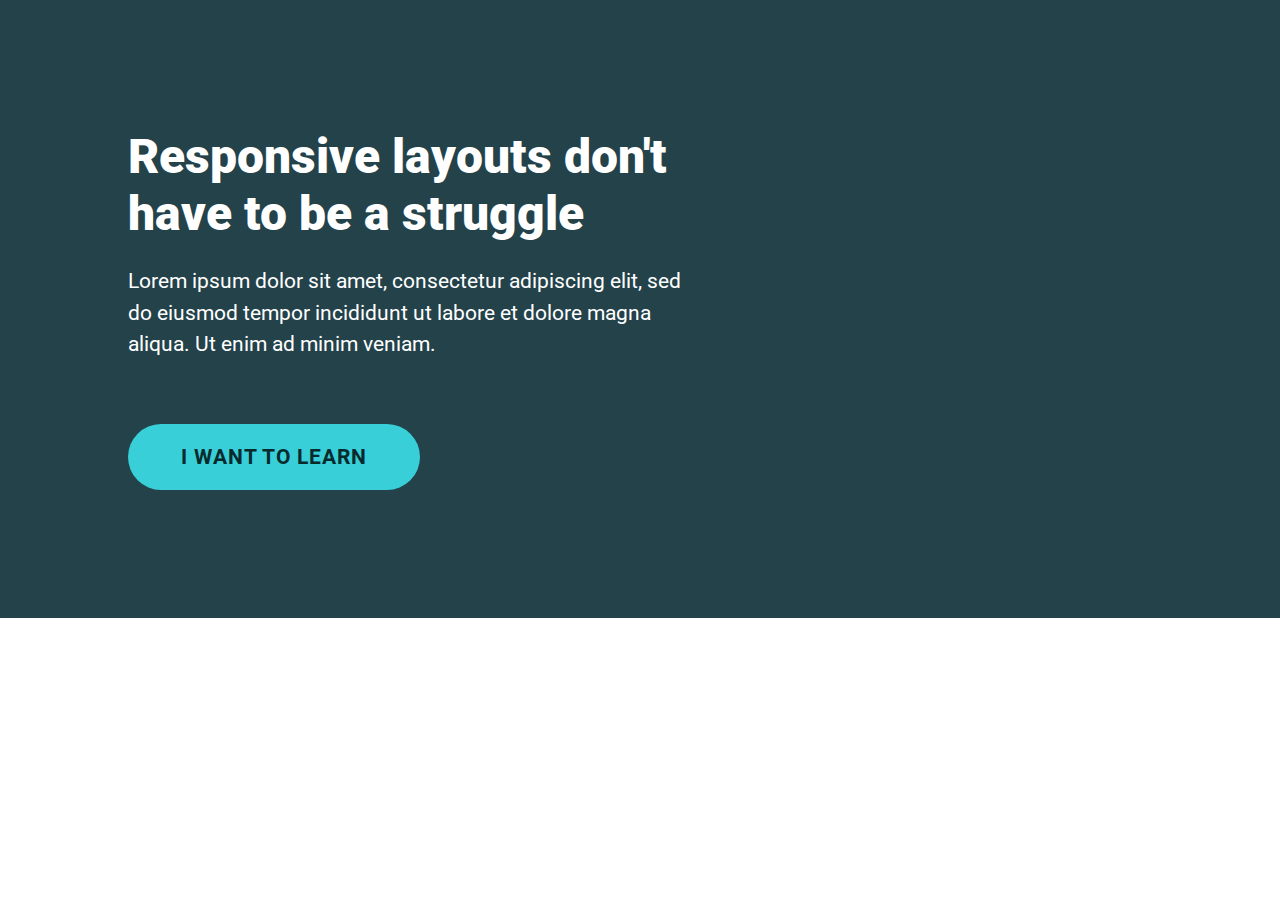
<file: Dzień 5/index.html>
<!DOCTYPE html>
<html lang="pl">
<head>
    <meta charset="utf-8"/>
    <meta http-equiv="X-UA-Compatible" content="IE=edge"/>
    <meta name="viewport" content="width=device-width, initial-scale=1.0"/>
    <title>Zadanie nr. 3 - Dzień 5.</title>
    <link rel="stylesheet" href="style.css"/>
</head>
<body>
    <div class="container">
        <div class="content">
            <h1 class="content__title">Responsive layouts don't have to be a struggle</h1>
            <p class="content__text">
                Lorem ipsum dolor sit amet, consectetur adipiscing elit, sed do eiusmod tempor incididunt ut labore et dolore magna aliqua. Ut enim ad minim veniam.
            </p>
            <button class="content__btn">
                <a href="https://courses.kevinpowell.co/view/courses/conquering-responsive-layouts" target="_blank">I want to learn</a>
            </button>
        </div>
    </div>
</body>
</html>
</file>
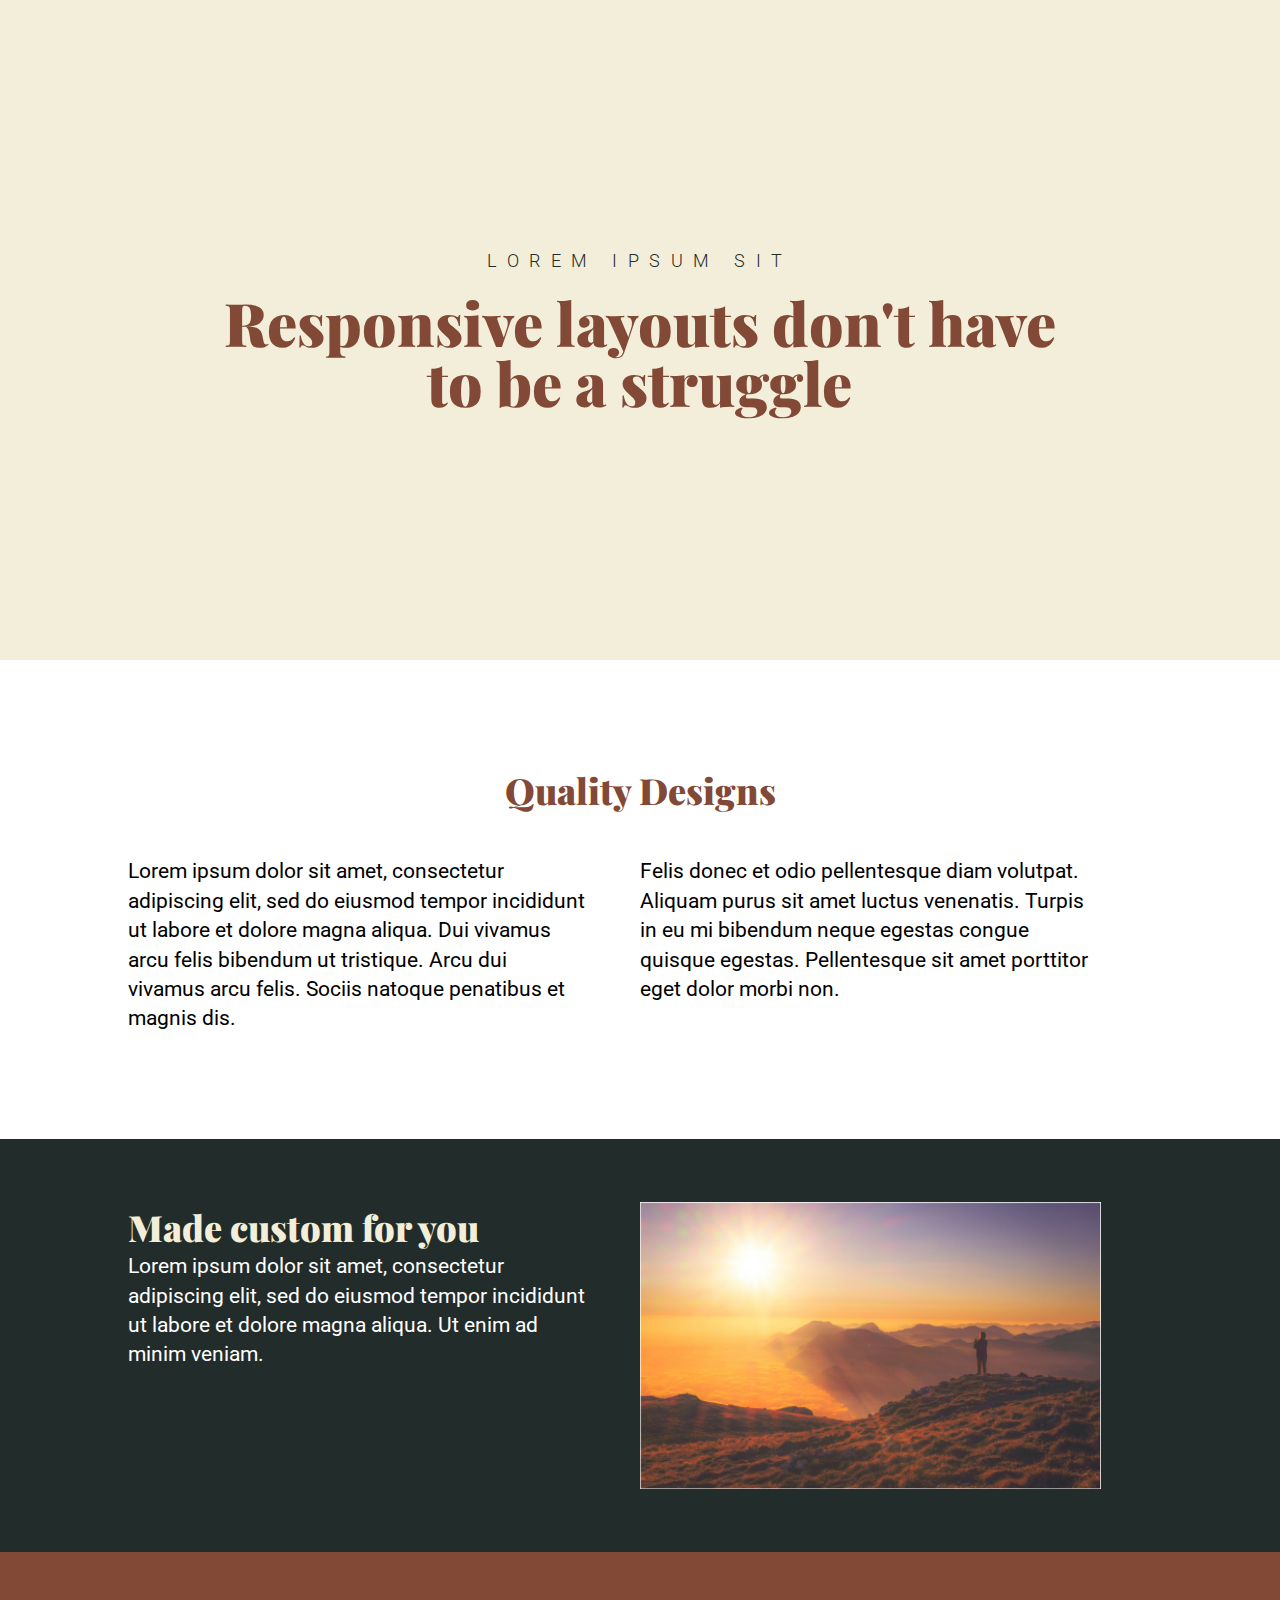
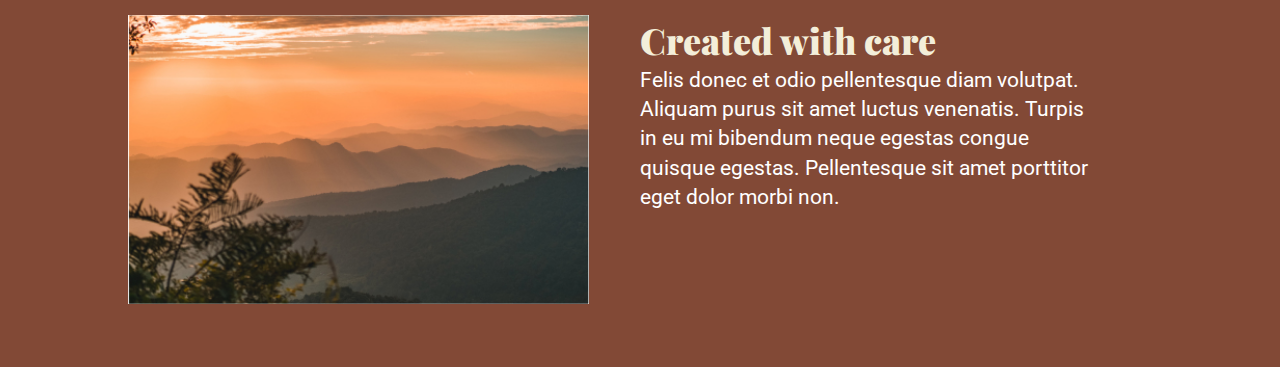
<file: Flexbox challenge #4/index.html>
<!DOCTYPE HTML>
<html lang="pl">
    <head>
        <meta charset="utf-8"/>
        <meta http-equiv="X-UA-Compatible" content="IE=edge"/>
        <meta name="viewport" content="width=device-width, inital-scale=1"/>
        <title>Conquering Responsive Layouts - Challenge #4</title>
        <link rel="stylesheet" href="style.css" type="text/css"/>
    </head>
    <body>
        <section id="hero" class="centering">
            <div class="container">
                <div id="hero__content">
                    <p>Lorem ipsum sit</p>
                    <h1>Responsive layouts don't have to be a struggle</h1>
                </div>
            </div>
        </section>
        <section id="quality_designs" class="centering">
            <div class="container">
                <div id="quality_designs__content">
                    <h2 id="quality_designs__header">Quality Designs</h2>
                    <div id="quality_designs__content__text" class="flexing">
                        <p id="quality_designs__content__text--left">
                            Lorem ipsum dolor sit amet, consectetur adipiscing elit, sed do eiusmod tempor incididunt ut labore et dolore magna aliqua. Dui vivamus arcu felis bibendum ut tristique. Arcu dui vivamus arcu felis. Sociis natoque penatibus et magnis dis.
                        </p>
                        <p id="quality_designs__content__text--right">
                            Felis donec et odio pellentesque diam volutpat. Aliquam purus sit amet luctus venenatis. Turpis in eu mi bibendum neque egestas congue quisque egestas. Pellentesque sit amet porttitor eget dolor morbi non.
                        </p>
                    </div>
                </div>
            </div>
        </section>
        <section id="custom_for_you" class="centering">
            <div class="container">
                <div id="custom_for_you__content" class="margining flexing">
                    <div id="custom_for_you__content__text">
                        <h2>Made custom for you</h2>
                        <p>
                            Lorem ipsum dolor sit amet, consectetur adipiscing elit, sed do eiusmod tempor incididunt ut labore et dolore magna aliqua. Ut enim ad minim veniam.
                        </p>
                    </div>
                    <img src="img/image-01.jpg" alt="Made custom for you" id="custom_for_you__content__image"/>
                </div>
            </div>
        </section>
        <section id="created_with_care" class="centering">
            <div class="container">
                <div id="created_with_care__content" class="margining flexing">
                    <img src="img/image-02.jpg" alt="Created with care" id="created_with_care__content__image"/>
                    <div id="created_with_care__content__text">
                        <h2>Created with care</h2>
                        <p>
                            Felis donec et odio pellentesque diam volutpat. Aliquam purus sit amet luctus venenatis. Turpis in eu mi bibendum neque egestas congue quisque egestas. Pellentesque sit amet porttitor eget dolor morbi non.
                        </p>
                    </div>
                </div>
            </div>
        </section>
    </body>
</html>
</file>
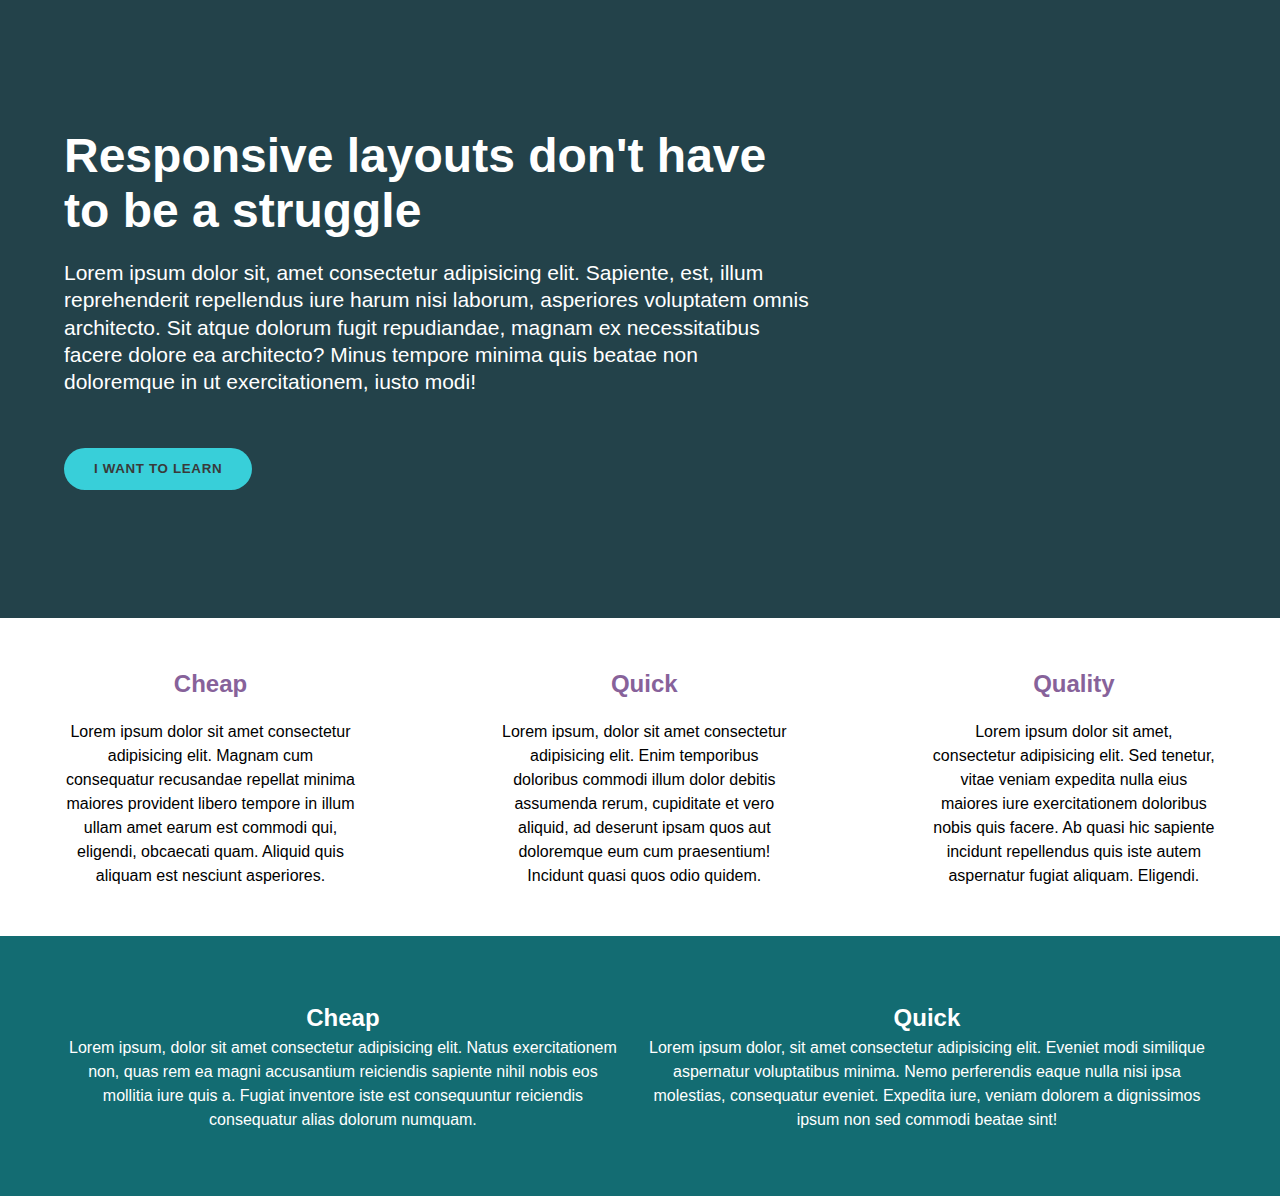
<file: Flexbox challenge/index.html>
<!DOCTYPE HTML>
<html lang="pl">
    <head>
        <meta charset="utf-8"/>
        <meta name="viewport" content="width=device-width, initial-scale=1.0"/>
        <meta http-equiv="X-UA-Compatible" content="IE=edge"/>
        <title>Flexbox Challenge #1</title>
        <link rel="stylesheet" href="style.css"/>
    </head>
    <body>
        <div class="container">
            <section id="section__one">
                <content id="hero">
                    <h1>
                        Responsive layouts don't have to be a struggle
                    </h1>
                    <p>
                        Lorem ipsum dolor sit, amet consectetur adipisicing elit. Sapiente, est, illum reprehenderit repellendus iure harum nisi laborum, asperiores voluptatem omnis architecto. Sit atque dolorum fugit repudiandae, magnam ex necessitatibus facere dolore ea architecto? Minus tempore minima quis beatae non doloremque in ut exercitationem, iusto modi!
                    </p>
                    <button>
                        <a href="https://courses.kevinpowell.co" target="_blank">I want to learn</a>
                    </button>
                </content>
            </section>
            <section id="section__two">
                <div class="section__two__content">
                    <h2>
                        Cheap
                    </h2>
                    <p>
                        Lorem ipsum dolor sit amet consectetur adipisicing elit. Magnam cum consequatur recusandae repellat minima maiores provident libero tempore in illum ullam amet earum est commodi qui, eligendi, obcaecati quam. Aliquid quis aliquam est nesciunt asperiores.
                    </p>
                </div>
                <div class="section__two__content">
                    <h2>
                        Quick
                    </h2>
                    <p>
                        Lorem ipsum, dolor sit amet consectetur adipisicing elit. Enim temporibus doloribus commodi illum dolor debitis assumenda rerum, cupiditate et vero aliquid, ad deserunt ipsam quos aut doloremque eum cum praesentium! Incidunt quasi quos odio quidem.
                    </p>
                </div>
                <div class="section__two__content">
                    <h2>
                        Quality
                    </h2>
                    <p>
                        Lorem ipsum dolor sit amet, consectetur adipisicing elit. Sed tenetur, vitae veniam expedita nulla eius maiores iure exercitationem doloribus nobis quis facere. Ab quasi hic sapiente incidunt repellendus quis iste autem aspernatur fugiat aliquam. Eligendi.
                    </p>
                </div>
            </section>
            <section id="section__three">
                <div class="section__three__content">
                    <h2>
                        Cheap
                    </h2>
                    <p>
                        Lorem ipsum, dolor sit amet consectetur adipisicing elit. Natus exercitationem non, quas rem ea magni accusantium reiciendis sapiente nihil nobis eos mollitia iure quis a. Fugiat inventore iste est consequuntur reiciendis consequatur alias dolorum numquam.
                    </p>
                </div>
                <div class="section__three__content">
                    <h2>
                        Quick
                    </h2>
                    <p>
                        Lorem ipsum dolor, sit amet consectetur adipisicing elit. Eveniet modi similique aspernatur voluptatibus minima. Nemo perferendis eaque nulla nisi ipsa molestias, consequatur eveniet. Expedita iure, veniam dolorem a dignissimos ipsum non sed commodi beatae sint!
                    </p>
                </div>
            </section>
        </div>
    </body>
</html>
</file>
<file: Dzień 5/style.css>
@import url('https://fonts.googleapis.com/css2?family=Roboto:wght@400;700;900&display=swap');

:root {
    --bg-color: #23424A;
    --txt-color: #FFFFFF;
    --btn-color: #38CFD9;
    --btn-txt-color: #072A2D;

    --font-name: 'Roboto', sans-serif;
}

* {
    box-sizing: border-box;
    margin: 0;
    padding: 0;
}

a {
    text-decoration: none;
    color: var(--btn-txt-color);
}

html {
    font-family: var(--font-name);
    color: var(--txt-color);

    font-size: 16px;
}

.container {
    background-color: var(--bg-color);
}

.content {
    padding: 8em;
    width: 65%;
    max-width: 1000px;
}

.content__title {
    font-size: 48px;
    margin-bottom: .5em;
    font-weight: 900;
}

.content__text {
    font-weight: 400;
    font-size: 21px;
    margin-bottom: 3em;
    line-height: 1.5;
}

.content__btn {
    border: none;
    text-decoration: none;
    background-color: var(--btn-color);
    border-radius: 100px;
    font-family: var(--font-name);
    text-transform: uppercase;
    font-weight: 700;
    letter-spacing: .05em;
    font-size: 1.3125em;
    padding: 1em 2.5em;
    font-size: 21px;
}
</file>
<file: Flexbox challenge #4/style.css>
@import url('https://fonts.googleapis.com/css2?family=Playfair+Display:ital,wght@0,400;0,500;0,600;0,700;0,800;0,900;1,400;1,500;1,600;1,700;1,800;1,900&family=Roboto:ital,wght@0,100;0,300;0,400;0,500;0,700;0,900;1,100;1,300;1,400;1,500;1,700;1,900&display=swap');

*, *::after, *::before {
    margin: 0;
    padding: 0;
    box-sizing: border-box;
}

:root {
    --cream: #F3EED9;
    --chocolate: #824936;
    --blackish: #222C2A;

    --hero-height: 660px;
    --cont-size: 1128px;

    --playfair: 'Playfair Display', sans-serif;
    --roboto: 'Roboto', sans-serif;
}

html {
    font-size: 21px;
    font-family: var(--roboto);
    line-height: 1.4;
}

h1, h2 {
    font-family: var(--playfair);
    font-weight: 900;
}

h1 {
    color: var(--chocolate);
    font-size: 60px;
    line-height: 1;
}

h2 {
    color: var(--cream);
    font-size: 36px;
}

.container {
    width: 80%;
    max-width: var(--cont-size);
}

#hero {
    background-color: var(--cream);
    min-height: var(--hero-height);
}

.centering {
    display: flex;
    justify-content: center;
    align-items: center;
}

#hero .container {
    width: 66%;
    max-width: var(--cont-size);
}

#hero__content {
    text-align: center;
}

#hero__content p {
    font-size: 18px;
    font-weight: 300;
    color: var(--blackish);
    letter-spacing: .5rem;
    text-transform: uppercase;
    margin-bottom: 1em;
}

#quality_designs {
    margin: 5rem 0;
}

#quality_designs__header {
    color: var(--chocolate);
    text-align: center;
    margin-bottom: 2rem;
}

#quality_designs__content__text {
    font-weight: 400;
}

#quality_designs__content__text--left, #quality_designs__content__text--right, #custom_for_you__content__text, #created_with_care__content__text, #custom_for_you__content__image, #created_with_care__content__image {
    width: 45%;
}

.margining {
    margin: 3rem 0;
}

.flexing {
    display: flex;
    gap: 5%;
}

#custom_for_you {
    background-color: var(--blackish);
    color: white;
}

#created_with_care {
    background-color: var(--chocolate);
    color: white;
}
</file>
<file: Flexbox challenge/style.css>
*, *::after, *::before {
    box-sizing: border-box;
    margin: 0;
    padding: 0;
}

:root {
    --color-one: #23424a;
    --color-two: #87629a;
    --color-three: #136c72;
    --color-four: #3a3a3a;
    --color-five: #38cfd9;

    --font: 'Roboto', sans-serif;
}

html {
    font-size: 16px;
    font-family: var(--font);

    overflow-x: hidden;
}

#section__one {
    background-color: var(--color-one);
    padding: 8em 4em;
}

#hero {
    display: block;

    width: 65%;
    max-width: 750px;
}

h1 {
    font-size: 48px;
    font-weight: 800;
    color: white;
}

button {
    background-color: var(--color-five);
    padding: 1em 2.25em;
    border-radius: 100px;
    border: none;
    opacity: 1;
    cursor: pointer;

    transition: opacity 250ms ease-in-out;
}

button:hover, button:focus-within {
    opacity: .5;
}

#section__one p {
    font-size: 21px;
    color: white;
    font-weight: 300;
    line-height: 1.3;

    margin-top: 1em;
    margin-bottom: 2.5em;
}

button a {
    text-decoration: none;
    text-transform: uppercase;
    font-family: var(--font);
    color: var(--color-four);
    font-weight: 700;
    letter-spacing: .05em;
}

#section__two {
    background-color: white;
    display: flex;
    gap: 1em;
}

@media screen and (max-width: 689px) {
    #section__two {
        flex-direction: column;
    }    
}

.section__two__content {
    text-align: center;
    line-height: 1.5;
    padding: 3em 4em;
}

.section__two__content h2 {
    color: var(--color-two);
    margin-bottom: .75em;
    font-weight: 800;
}

#section__three {
    background-color: var(--color-three);
    display: flex;
    gap: 1em;
    padding: 4em;
}

.section__three__content {
    color: white;
    text-align: center;
    line-height: 1.5;
}

@media screen and (max-width: 339px) {
    #section__three {
        flex-direction: column;
    }    
}
</file>
